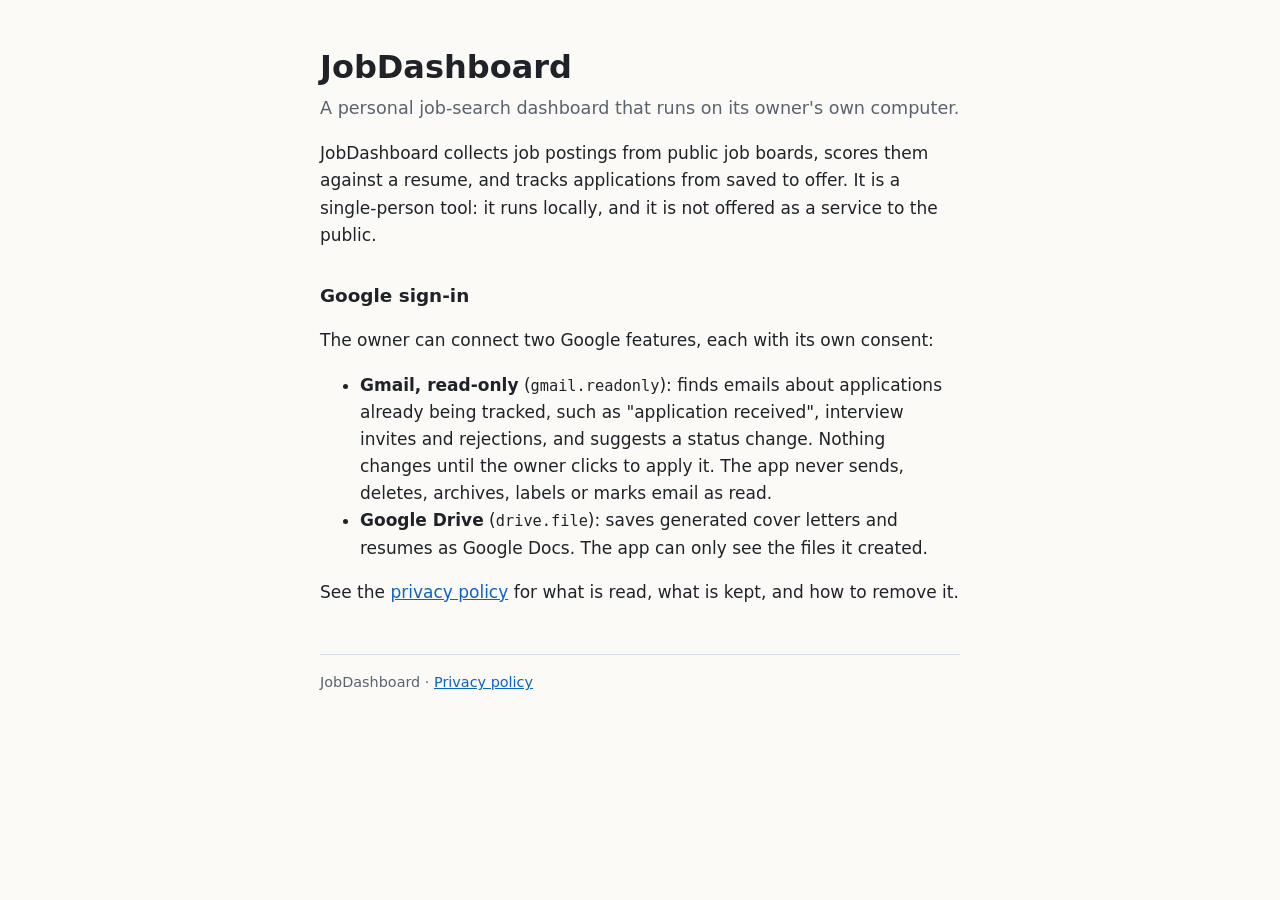
<file: index.html>
<!doctype html>
<html lang="en">
<head>
  <meta charset="utf-8">
  <meta name="viewport" content="width=device-width, initial-scale=1">
  <title>JobDashboard</title>
  <link rel="stylesheet" href="style.css">
</head>
<body>
<main>
  <h1>JobDashboard</h1>
  <p class="lede">A personal job-search dashboard that runs on its owner's own computer.</p>

  <p>JobDashboard collects job postings from public job boards, scores them against a resume, and tracks applications from saved to offer. It is a single-person tool: it runs locally, and it is not offered as a service to the public.</p>

  <h2>Google sign-in</h2>
  <p>The owner can connect two Google features, each with its own consent:</p>
  <ul>
    <li><strong>Gmail, read-only</strong> (<code>gmail.readonly</code>): finds emails about applications already being tracked, such as "application received", interview invites and rejections, and suggests a status change. Nothing changes until the owner clicks to apply it. The app never sends, deletes, archives, labels or marks email as read.</li>
    <li><strong>Google Drive</strong> (<code>drive.file</code>): saves generated cover letters and resumes as Google Docs. The app can only see the files it created.</li>
  </ul>

  <p>See the <a href="privacy.html">privacy policy</a> for what is read, what is kept, and how to remove it.</p>

  <footer>JobDashboard · <a href="privacy.html">Privacy policy</a></footer>
</main>
</body>
</html>
</file>
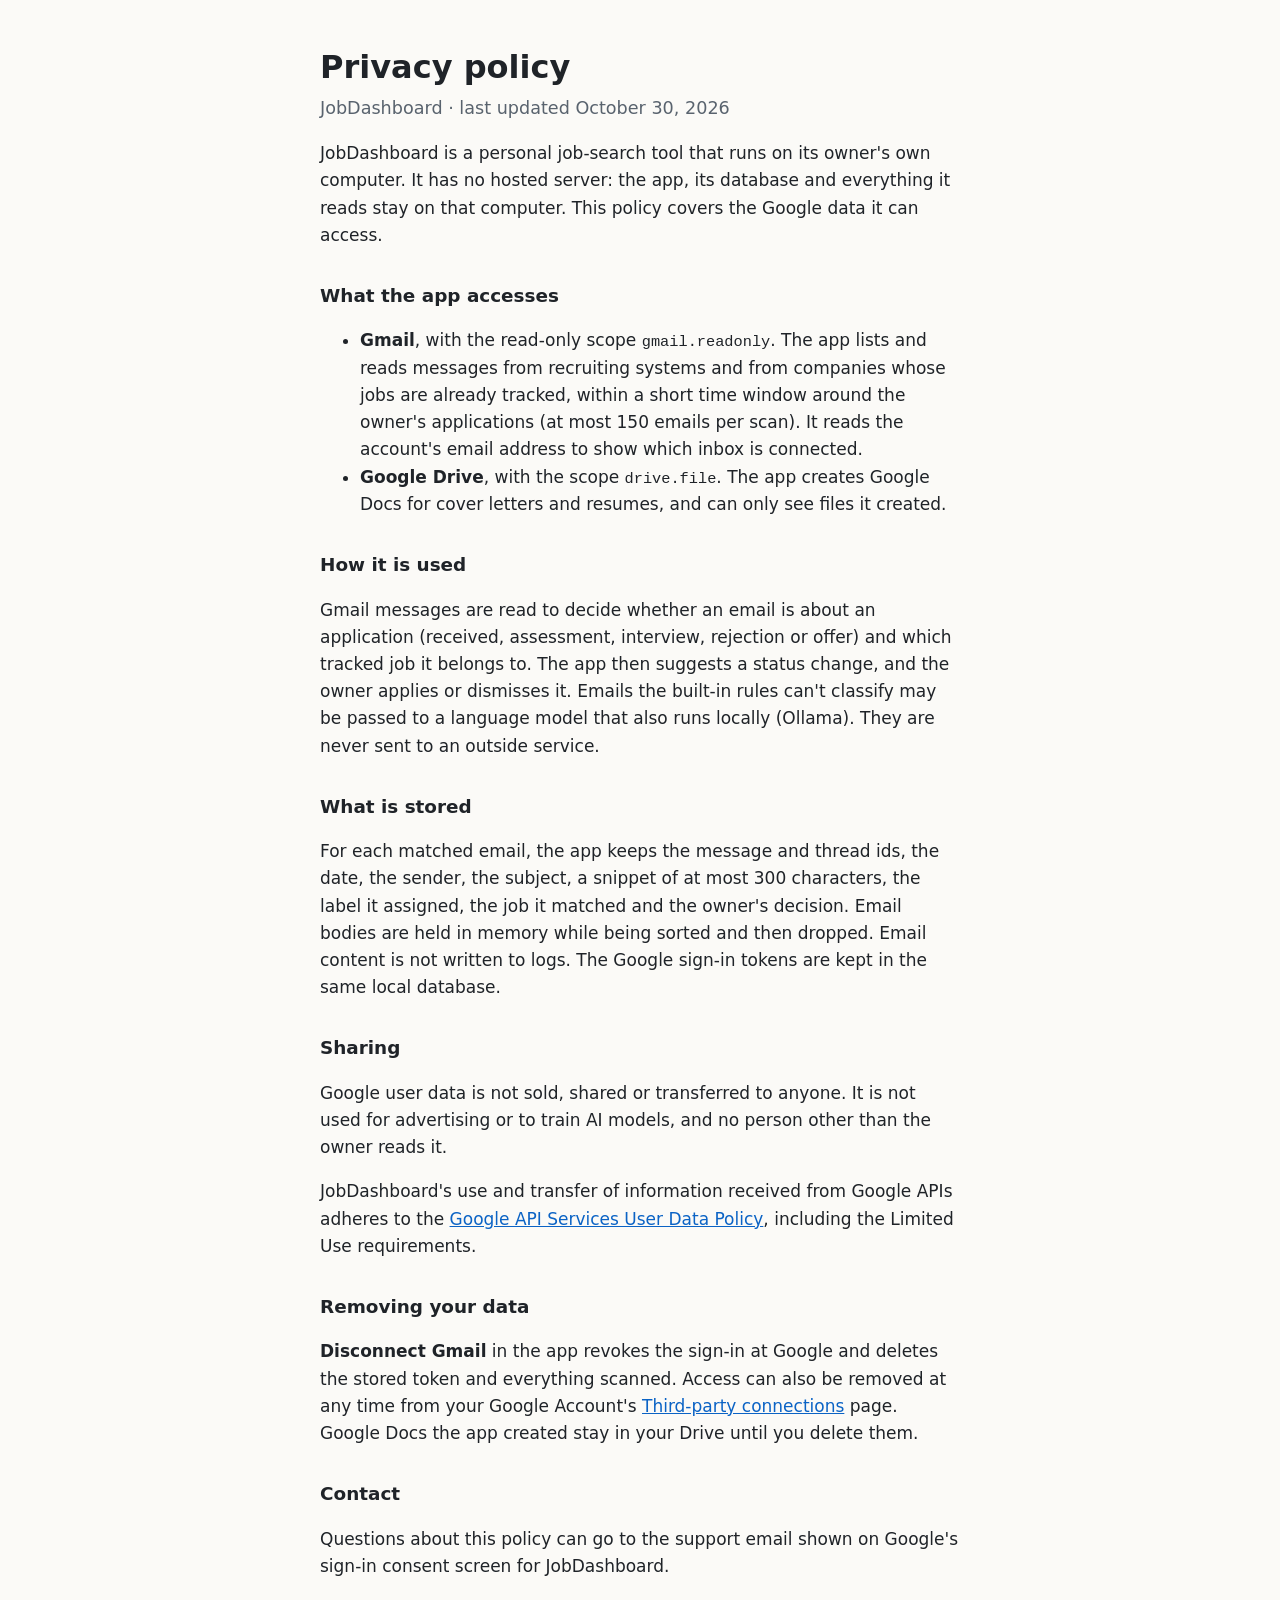
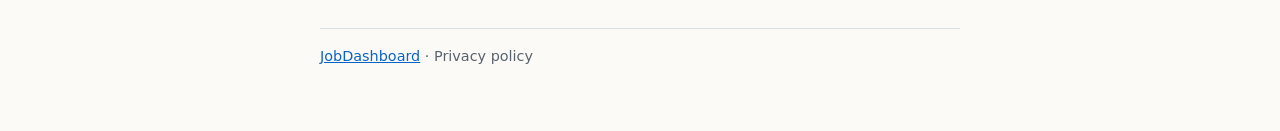
<file: privacy.html>
<!doctype html>
<html lang="en">
<head>
  <meta charset="utf-8">
  <meta name="viewport" content="width=device-width, initial-scale=1">
  <title>JobDashboard Privacy Policy</title>
  <link rel="stylesheet" href="style.css">
</head>
<body>
<main>
  <h1>Privacy policy</h1>
  <p class="lede">JobDashboard · last updated October 30, 2026</p>

  <p>JobDashboard is a personal job-search tool that runs on its owner's own computer. It has no hosted server: the app, its database and everything it reads stay on that computer. This policy covers the Google data it can access.</p>

  <h2>What the app accesses</h2>
  <ul>
    <li><strong>Gmail</strong>, with the read-only scope <code>gmail.readonly</code>. The app lists and reads messages from recruiting systems and from companies whose jobs are already tracked, within a short time window around the owner's applications (at most 150 emails per scan). It reads the account's email address to show which inbox is connected.</li>
    <li><strong>Google Drive</strong>, with the scope <code>drive.file</code>. The app creates Google Docs for cover letters and resumes, and can only see files it created.</li>
  </ul>

  <h2>How it is used</h2>
  <p>Gmail messages are read to decide whether an email is about an application (received, assessment, interview, rejection or offer) and which tracked job it belongs to. The app then suggests a status change, and the owner applies or dismisses it. Emails the built-in rules can't classify may be passed to a language model that also runs locally (Ollama). They are never sent to an outside service.</p>

  <h2>What is stored</h2>
  <p>For each matched email, the app keeps the message and thread ids, the date, the sender, the subject, a snippet of at most 300 characters, the label it assigned, the job it matched and the owner's decision. Email bodies are held in memory while being sorted and then dropped. Email content is not written to logs. The Google sign-in tokens are kept in the same local database.</p>

  <h2>Sharing</h2>
  <p>Google user data is not sold, shared or transferred to anyone. It is not used for advertising or to train AI models, and no person other than the owner reads it.</p>
  <p>JobDashboard's use and transfer of information received from Google APIs adheres to the <a href="https://developers.google.com/terms/api-services-user-data-policy">Google API Services User Data Policy</a>, including the Limited Use requirements.</p>

  <h2>Removing your data</h2>
  <p><strong>Disconnect Gmail</strong> in the app revokes the sign-in at Google and deletes the stored token and everything scanned. Access can also be removed at any time from your Google Account's <a href="https://myaccount.google.com/connections">Third-party connections</a> page. Google Docs the app created stay in your Drive until you delete them.</p>

  <h2>Contact</h2>
  <p>Questions about this policy can go to the support email shown on Google's sign-in consent screen for JobDashboard.</p>

  <footer><a href="index.html">JobDashboard</a> · Privacy policy</footer>
</main>
</body>
</html>
</file>
<file: style.css>
:root {
  --bg: #fbfaf7;
  --text: #1f2328;
  --muted: #59636e;
  --line: #d8dee4;
  --link: #0b63c5;
}
@media (prefers-color-scheme: dark) {
  :root {
    --bg: #15181c;
    --text: #e6e8eb;
    --muted: #9aa4af;
    --line: #2d333b;
    --link: #6cb6ff;
  }
}
* { box-sizing: border-box; }
body {
  margin: 0;
  background: var(--bg);
  color: var(--text);
  font: 17px/1.6 system-ui, -apple-system, "Segoe UI", sans-serif;
}
main { max-width: 42rem; margin: 0 auto; padding: 3rem 16px 4rem; }
h1 { font-size: 2rem; line-height: 1.2; margin: 0 0 .5rem; }
h2 { font-size: 1.15rem; margin: 2rem 0 .5rem; }
p, li { color: var(--text); }
.lede { color: var(--muted); font-size: 1.1rem; margin-top: 0; }
a { color: var(--link); }
code { font-size: .9em; }
footer { margin-top: 3rem; padding-top: 1rem; border-top: 1px solid var(--line); color: var(--muted); font-size: .9rem; }
</file>
